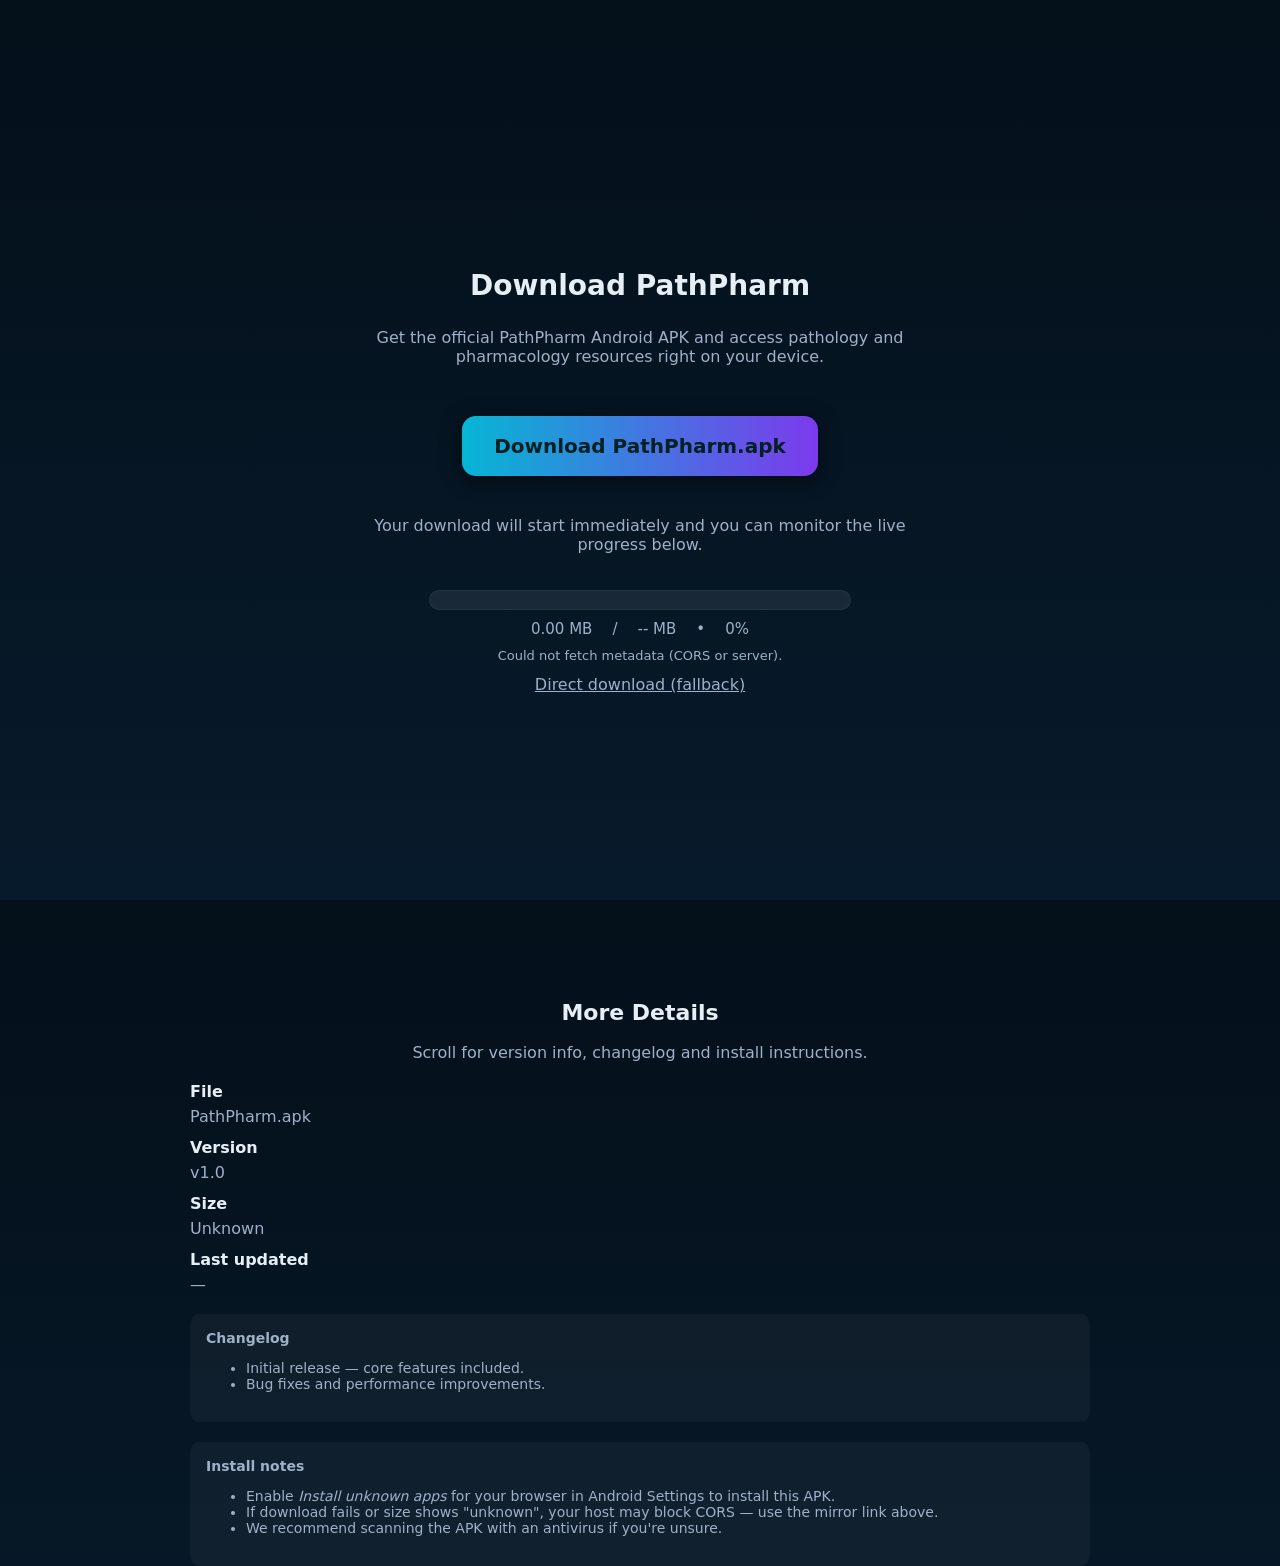
<file: index (4).html>
<!doctype html>

<html lang="en">
<head>
  <meta charset="utf-8" />
  <meta name="viewport" content="width=device-width, initial-scale=1" />
  <title>PathPharm — Download</title>
  <style>
    :root{--bg:#0f1724;--card:#08121a;--accent:#06b6d4;--muted:#9fb1c9}
    html,body{margin:0;height:100%;font-family:Inter,system-ui,Segoe UI,Roboto,Arial;background:linear-gradient(180deg,#04101a 0%,#071a2b 100%);color:#e6eef6}
    .hero{display:flex;flex-direction:column;justify-content:center;align-items:center;min-height:100vh;padding:20px;text-align:center}
    h1.hero-title{font-size:28px;margin-bottom:10px}
    p.hero-desc{max-width:600px;color:var(--muted);margin-bottom:30px}
    .big-btn{display:inline-flex;align-items:center;justify-content:center;padding:18px 32px;border-radius:14px;border:none;background:linear-gradient(90deg,var(--accent),#7c3aed);color:#032022;font-weight:800;font-size:20px;cursor:pointer;text-decoration:none;box-shadow:0 4px 20px rgba(0,0,0,0.5);margin:20px 0}
    .below-desc{max-width:600px;color:var(--muted);margin-top:20px}
    .progress{height:18px;background:rgba(255,255,255,0.08);border-radius:999px;overflow:hidden;border:1px solid rgba(255,255,255,0.05);margin-top:20px;max-width:420px;width:100%}
    .bar{height:100%;width:0%;transition:width 120ms linear;background:linear-gradient(90deg,var(--accent),#7c3aed)}
    .stats{display:flex;justify-content:center;gap:20px;font-size:15px;color:var(--muted);margin-top:10px}
    .small{font-size:13px;color:var(--muted);margin-top:10px}
    main{max-width:900px;margin:60px auto;padding:0 20px}
    h2{font-size:22px;text-align:center}
    p.lead{text-align:center;color:var(--muted)}
    dl.meta{margin-top:20px}
    dl.meta dt{font-weight:700}
    dl.meta dd{margin:6px 0 12px;color:var(--muted)}
    .changelog,.notes{margin-top:20px;background:rgba(255,255,255,0.04);padding:16px;border-radius:10px;color:var(--muted);font-size:14px}
  </style>
</head>
<body>
  <section class="hero">
    <h1 class="hero-title">Download PathPharm</h1>
    <p class="hero-desc">Get the official PathPharm Android APK and access pathology and pharmacology resources right on your device.</p><a id="downloadBtn" class="big-btn">Download PathPharm.apk</a>

<p class="below-desc">Your download will start immediately and you can monitor the live progress below.</p>

<div class="progress"><div class="bar" id="bar"></div></div>
<div class="stats"><span id="downloaded">0.00 MB</span>/<span id="total">-- MB</span> • <span id="percent">0%</span></div>
<div class="small" id="status">Ready.</div>
<a id="directLink" style="margin-top:12px;color:var(--muted)" href="https://thunderous-salmiakki-7f6adc.netlify.app/PathPharm.apk" download>Direct download (fallback)</a>

  </section>  <main>
    <h2>More Details</h2>
    <p class="lead">Scroll for version info, changelog and install instructions.</p><dl class="meta">
  <dt>File</dt>
  <dd id="fileName">PathPharm.apk</dd>

  <dt>Version</dt>
  <dd id="version">v1.0</dd>

  <dt>Size</dt>
  <dd id="size">Checking…</dd>

  <dt>Last updated</dt>
  <dd id="updated">—</dd>
</dl>

<div class="changelog">
  <strong>Changelog</strong>
  <ul>
    <li>Initial release — core features included.</li>
    <li>Bug fixes and performance improvements.</li>
  </ul>
</div>

<div class="notes">
  <strong>Install notes</strong>
  <ul>
    <li>Enable <em>Install unknown apps</em> for your browser in Android Settings to install this APK.</li>
    <li>If download fails or size shows "unknown", your host may block CORS — use the mirror link above.</li>
    <li>We recommend scanning the APK with an antivirus if you're unsure.</li>
  </ul>
</div>

  </main>  <script>
    const FILE_URL = 'https://thunderous-salmiakki-7f6adc.netlify.app/PathPharm.apk';
    const fileNameEl = document.getElementById('fileName');
    const sizeEl = document.getElementById('size');
    const updatedEl = document.getElementById('updated');
    const downloadBtn = document.getElementById('downloadBtn');
    const directLink = document.getElementById('directLink');
    const bar = document.getElementById('bar');
    const downloadedEl = document.getElementById('downloaded');
    const totalEl = document.getElementById('total');
    const percentEl = document.getElementById('percent');
    const statusEl = document.getElementById('status');

    directLink.href = FILE_URL;
    try{ fileNameEl.textContent = (new URL(FILE_URL)).pathname.split('/').pop() || 'PathPharm.apk'; } catch(e){}

    const toMB = bytes => bytes/(1024*1024);
    const fmt = (n, d=2) => n.toFixed(d);

    async function fetchMetadata(){
      try{
        const resp = await fetch(FILE_URL, {method:'HEAD'});
        if(!resp.ok) throw new Error('HEAD request failed: ' + resp.status);
        const len = resp.headers.get('Content-Length') || resp.headers.get('content-length');
        const lm = resp.headers.get('Last-Modified') || resp.headers.get('last-modified');
        if(len) sizeEl.textContent = fmt(toMB(parseInt(len,10))) + ' MB'; else sizeEl.textContent = 'Unknown';
        if(lm) updatedEl.textContent = new Date(lm).toLocaleString();
        statusEl.textContent = 'Metadata fetched.';
      } catch(err){
        sizeEl.textContent = 'Unknown';
        statusEl.textContent = 'Could not fetch metadata (CORS or server).';
      }
    }
    fetchMetadata();

    downloadBtn.addEventListener('click', async ()=>{
      statusEl.textContent = 'Starting...';
      bar.style.width = '0%';
      downloadedEl.textContent = '0.00 MB';
      totalEl.textContent = '-- MB';
      percentEl.textContent = '0%';
      try{
        const resp = await fetch(FILE_URL);
        if(!resp.ok) throw new Error('Network error: ' + resp.status);
        const lenHeader = resp.headers.get('Content-Length') || resp.headers.get('content-length');
        const totalBytes = lenHeader ? parseInt(lenHeader,10) : 0;
        if(totalBytes) totalEl.textContent = fmt(toMB(totalBytes)) + ' MB';
        const reader = resp.body.getReader();
        let received = 0;
        const chunks = [];
        while(true){
          const {done, value} = await reader.read();
          if(done) break;
          chunks.push(value);
          received += value.byteLength;
          downloadedEl.textContent = fmt(toMB(received)) + ' MB';
          if(totalBytes){
            const pct = Math.floor((received/totalBytes)*100);
            percentEl.textContent = pct + '%';
            bar.style.width = pct + '%';
          } else {
            percentEl.textContent = '—';
            bar.style.width = Math.min(95, (toMB(received)%10)*10) + '%';
          }
        }
        statusEl.textContent = 'Download complete — preparing file...';
        const blob = new Blob(chunks, {type:'application/vnd.android.package-archive'});
        const blobUrl = URL.createObjectURL(blob);
        const a = document.createElement('a');
        a.href = blobUrl;
        a.download = fileNameEl.textContent || 'PathPharm.apk';
        document.body.appendChild(a);
        a.click();
        a.remove();
        statusEl.textContent = 'Saved to device. Enable install from unknown sources to proceed.';
      } catch(err){
        statusEl.textContent = 'Streaming failed — opening direct link.';
        window.open(FILE_URL, '_blank');
      }
    });
  </script></body>
</html>
</file>
